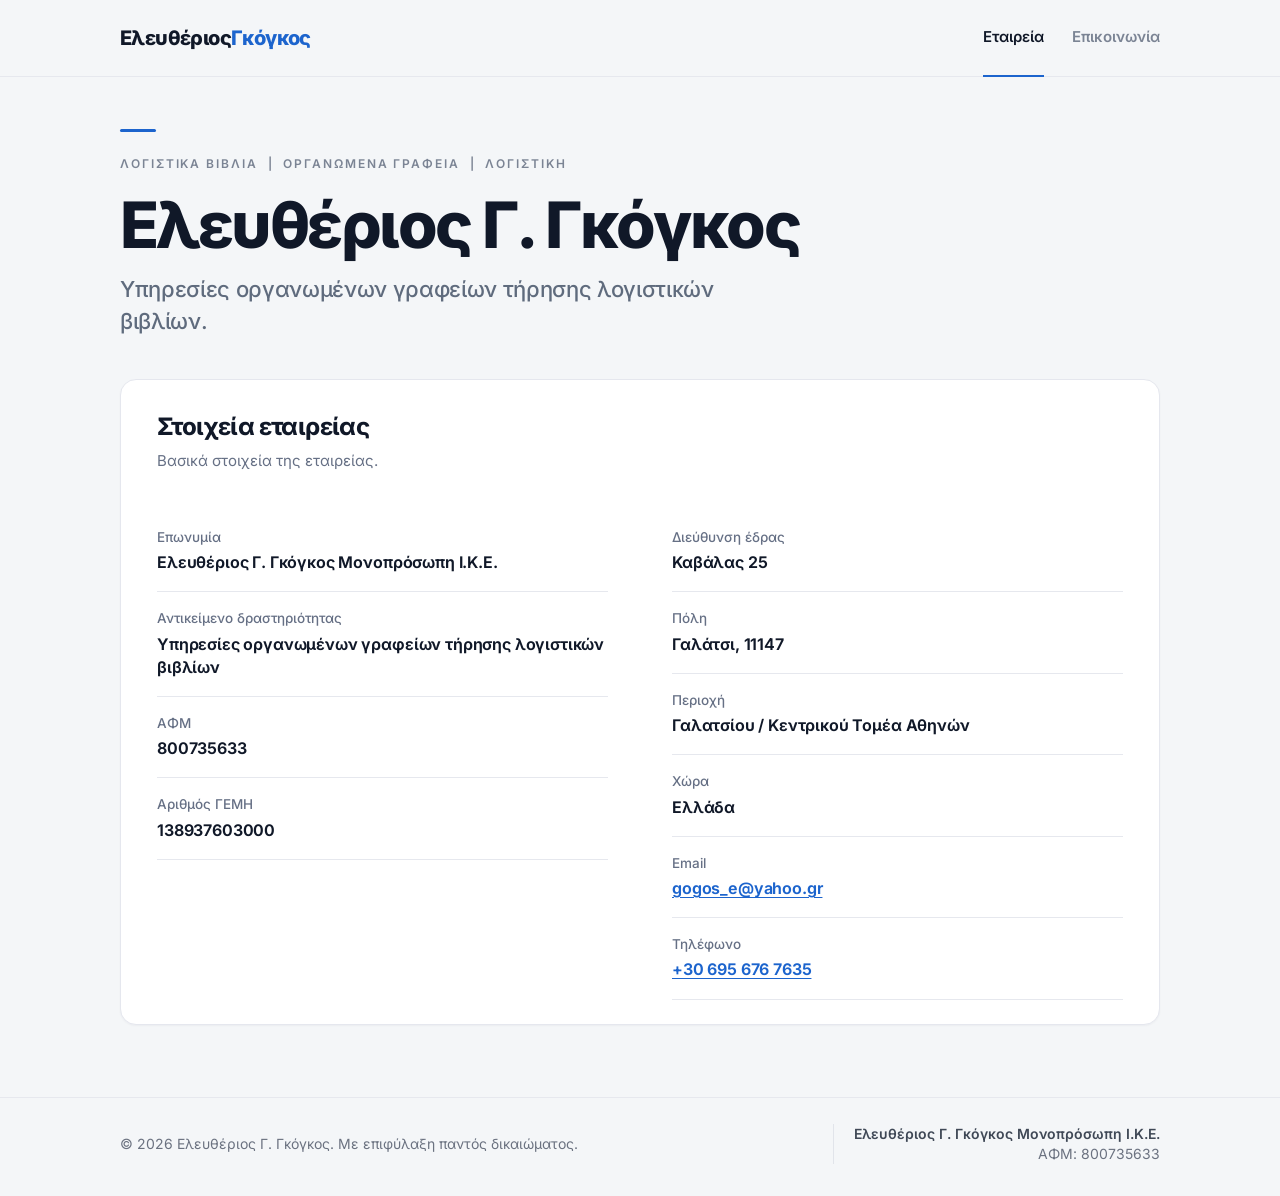
<file: index.html>
<!DOCTYPE html>
<html lang="el">
  <head>
    <meta charset="utf-8" />
    <meta name="viewport" content="width=device-width, initial-scale=1" />
    <title>Ελευθέριος Γ. Γκόγκος | Μονοπρόσωπη Ι.Κ.Ε.</title>
    <meta
      name="description"
      content="Ελευθέριος Γ. Γκόγκος Μονοπρόσωπη Ι.Κ.Ε. Υπηρεσίες οργανωμένων γραφείων τήρησης λογιστικών βιβλίων. Καβάλας 25, Γαλάτσι."
    />
    <meta name="theme-color" content="#f4f6f8" />
    <link rel="icon" href="/favicon.svg" type="image/svg+xml" />
    <link rel="stylesheet" href="/styles.css" />
    <script type="application/ld+json">
      {
        "@context": "https://schema.org",
        "@type": "AccountingService",
        "name": "Ελευθέριος Γ. Γκόγκος Μονοπρόσωπη Ι.Κ.Ε.",
        "description": "Υπηρεσίες οργανωμένων γραφείων τήρησης λογιστικών βιβλίων",
        "email": "gogos_e@yahoo.gr",
        "telephone": "+306956767635",
        "taxID": "800735633",
        "address": {
          "@type": "PostalAddress",
          "streetAddress": "Καβάλας 25",
          "addressLocality": "Γαλάτσι",
          "postalCode": "11147",
          "addressRegion": "Κεντρικός Τομέας Αθηνών",
          "addressCountry": "GR"
        },
        "identifier": [
          {
            "@type": "PropertyValue",
            "name": "ΑΦΜ",
            "value": "800735633"
          },
          {
            "@type": "PropertyValue",
            "name": "ΓΕΜΗ",
            "value": "138937603000"
          }
        ]
      }
    </script>
  </head>
  <body>
    <a class="skip" href="#content">Μετάβαση στο περιεχόμενο</a>
    <header class="site-header">
      <div class="container header-inner">
        <a class="logo" href="/">Ελευθέριος <span>Γκόγκος</span></a>
        <nav class="nav" aria-label="Κύρια">
          <a href="/" aria-current="page">Εταιρεία</a>
          <a href="/contact">Επικοινωνία</a>
        </nav>
      </div>
    </header>
    <main id="content">
      <div class="container">
        <div class="accent-bar" aria-hidden="true"></div>
        <p class="kicker">Λογιστικά βιβλία &nbsp;|&nbsp; Οργανωμένα γραφεία &nbsp;|&nbsp; Λογιστική</p>
        <h1>Ελευθέριος Γ. Γκόγκος</h1>
        <p class="lede">Υπηρεσίες οργανωμένων γραφείων τήρησης λογιστικών βιβλίων.</p>

        <section class="card" aria-labelledby="company-heading">
          <h2 id="company-heading">Στοιχεία εταιρείας</h2>
          <p class="card-intro">Βασικά στοιχεία της εταιρείας.</p>
          <div class="info-grid">
            <dl>
              <div class="info-item">
                <dt>Επωνυμία</dt>
                <dd>Ελευθέριος Γ. Γκόγκος Μονοπρόσωπη Ι.Κ.Ε.</dd>
              </div>
              <div class="info-item">
                <dt>Αντικείμενο δραστηριότητας</dt>
                <dd>Υπηρεσίες οργανωμένων γραφείων τήρησης λογιστικών βιβλίων</dd>
              </div>
              <div class="info-item">
                <dt>ΑΦΜ</dt>
                <dd>800735633</dd>
              </div>
              <div class="info-item">
                <dt>Αριθμός ΓΕΜΗ</dt>
                <dd>138937603000</dd>
              </div>
            </dl>
            <dl>
              <div class="info-item">
                <dt>Διεύθυνση έδρας</dt>
                <dd>Καβάλας 25</dd>
              </div>
              <div class="info-item">
                <dt>Πόλη</dt>
                <dd>Γαλάτσι, 11147</dd>
              </div>
              <div class="info-item">
                <dt>Περιοχή</dt>
                <dd>Γαλατσίου / Κεντρικού Τομέα Αθηνών</dd>
              </div>
              <div class="info-item">
                <dt>Χώρα</dt>
                <dd>Ελλάδα</dd>
              </div>
              <div class="info-item">
                <dt>Email</dt>
                <dd><a href="mailto:gogos_e@yahoo.gr">gogos_e@yahoo.gr</a></dd>
              </div>
              <div class="info-item">
                <dt>Τηλέφωνο</dt>
                <dd><a href="tel:+306956767635">+30 695 676 7635</a></dd>
              </div>
            </dl>
          </div>
        </section>
      </div>
    </main>
    <footer class="site-footer">
      <div class="container footer-inner">
        <p class="footer-copy">© 2026 Ελευθέριος Γ. Γκόγκος. Με επιφύλαξη παντός δικαιώματος.</p>
        <div class="footer-meta">
          <p>
            <strong>Ελευθέριος Γ. Γκόγκος Μονοπρόσωπη Ι.Κ.Ε.</strong>
            ΑΦΜ: 800735633
          </p>
        </div>
      </div>
    </footer>
  </body>
</html>
</file>
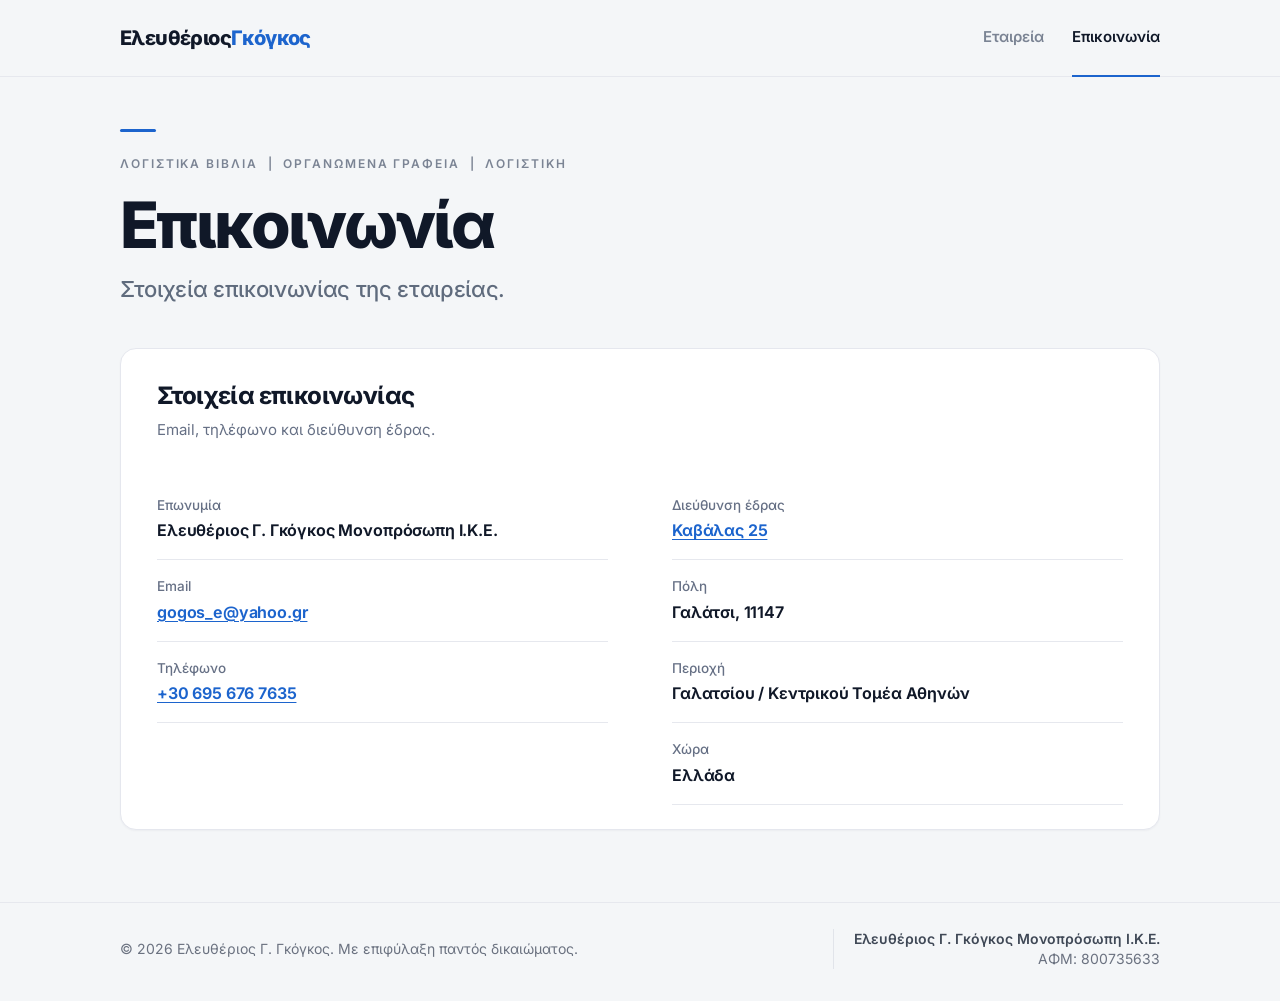
<file: contact/index.html>
<!DOCTYPE html>
<html lang="el">
  <head>
    <meta charset="utf-8" />
    <meta name="viewport" content="width=device-width, initial-scale=1" />
    <title>Επικοινωνία | Ελευθέριος Γ. Γκόγκος</title>
    <meta
      name="description"
      content="Επικοινωνία με την Ελευθέριος Γ. Γκόγκος Μονοπρόσωπη Ι.Κ.Ε. Email gogos_e@yahoo.gr, τηλέφωνο 6956767635, Καβάλας 25, Γαλάτσι."
    />
    <meta name="theme-color" content="#f4f6f8" />
    <link rel="icon" href="/favicon.svg" type="image/svg+xml" />
    <link rel="stylesheet" href="/styles.css" />
  </head>
  <body>
    <a class="skip" href="#content">Μετάβαση στο περιεχόμενο</a>
    <header class="site-header">
      <div class="container header-inner">
        <a class="logo" href="/">Ελευθέριος <span>Γκόγκος</span></a>
        <nav class="nav" aria-label="Κύρια">
          <a href="/">Εταιρεία</a>
          <a href="/contact" aria-current="page">Επικοινωνία</a>
        </nav>
      </div>
    </header>
    <main id="content">
      <div class="container">
        <div class="accent-bar" aria-hidden="true"></div>
        <p class="kicker">Λογιστικά βιβλία &nbsp;|&nbsp; Οργανωμένα γραφεία &nbsp;|&nbsp; Λογιστική</p>
        <h1>Επικοινωνία</h1>
        <p class="lede">Στοιχεία επικοινωνίας της εταιρείας.</p>

        <section class="card" aria-labelledby="contact-heading">
          <h2 id="contact-heading">Στοιχεία επικοινωνίας</h2>
          <p class="card-intro">Email, τηλέφωνο και διεύθυνση έδρας.</p>
          <div class="info-grid">
            <dl>
              <div class="info-item">
                <dt>Επωνυμία</dt>
                <dd>Ελευθέριος Γ. Γκόγκος Μονοπρόσωπη Ι.Κ.Ε.</dd>
              </div>
              <div class="info-item">
                <dt>Email</dt>
                <dd><a href="mailto:gogos_e@yahoo.gr">gogos_e@yahoo.gr</a></dd>
              </div>
              <div class="info-item">
                <dt>Τηλέφωνο</dt>
                <dd><a href="tel:+306956767635">+30 695 676 7635</a></dd>
              </div>
            </dl>
            <dl>
              <div class="info-item">
                <dt>Διεύθυνση έδρας</dt>
                <dd>
                  <a
                    href="https://www.google.com/maps/search/?api=1&amp;query=%CE%9A%CE%B1%CE%B2%CE%AC%CE%BB%CE%B1%CF%82%2025%2C%20%CE%93%CE%B1%CE%BB%CE%AC%CF%84%CF%83%CE%B9%2011147"
                    >Καβάλας 25</a
                  >
                </dd>
              </div>
              <div class="info-item">
                <dt>Πόλη</dt>
                <dd>Γαλάτσι, 11147</dd>
              </div>
              <div class="info-item">
                <dt>Περιοχή</dt>
                <dd>Γαλατσίου / Κεντρικού Τομέα Αθηνών</dd>
              </div>
              <div class="info-item">
                <dt>Χώρα</dt>
                <dd>Ελλάδα</dd>
              </div>
            </dl>
          </div>
        </section>
      </div>
    </main>
    <footer class="site-footer">
      <div class="container footer-inner">
        <p class="footer-copy">© 2026 Ελευθέριος Γ. Γκόγκος. Με επιφύλαξη παντός δικαιώματος.</p>
        <div class="footer-meta">
          <p>
            <strong>Ελευθέριος Γ. Γκόγκος Μονοπρόσωπη Ι.Κ.Ε.</strong>
            ΑΦΜ: 800735633
          </p>
        </div>
      </div>
    </footer>
  </body>
</html>
</file>
<file: styles.css>
@font-face {
  font-family: Inter;
  font-style: normal;
  font-weight: 100 900;
  font-display: swap;
  src: url("/fonts/inter-latin.woff2") format("woff2");
  unicode-range: U+0000-00FF, U+0131, U+0152-0153, U+02BB-02BC, U+02C6, U+02DA, U+02DC, U+0304, U+0308, U+0329, U+2000-206F, U+20AC, U+2122, U+2191, U+2193, U+2212, U+2215, U+FEFF, U+FFFD;
}

@font-face {
  font-family: Inter;
  font-style: normal;
  font-weight: 100 900;
  font-display: swap;
  src: url("/fonts/inter-greek.woff2") format("woff2");
  unicode-range: U+0370-0377, U+037A-037F, U+0384-038A, U+038C, U+038E-03A1, U+03A3-03FF;
}

:root {
  --bg: #f4f6f8;
  --ink: #101828;
  --muted: #667085;
  --label: #667085;
  --line: #e6e8ee;
  --accent: #1c64cd;
  --card: #ffffff;
  --max: 1040px;
}

* {
  box-sizing: border-box;
}

html {
  scroll-behavior: smooth;
}

body {
  margin: 0;
  min-height: 100vh;
  display: flex;
  flex-direction: column;
  background: var(--bg);
  color: var(--ink);
  font-family: Inter, "Segoe UI", Roboto, "Helvetica Neue", Arial, sans-serif;
  font-size: 16px;
  line-height: 1.5;
  text-rendering: optimizeLegibility;
}

::selection {
  background: #d6e4fa;
  color: var(--ink);
}

a {
  color: var(--accent);
}

.skip {
  position: absolute;
  left: 16px;
  top: -48px;
  z-index: 20;
  padding: 8px 12px;
  border-radius: 8px;
  background: var(--ink);
  color: #fff;
  text-decoration: none;
}

.skip:focus {
  top: 12px;
}

.container {
  width: min(var(--max), calc(100% - 48px));
  margin-inline: auto;
}

.site-header {
  background: var(--bg);
  border-bottom: 1px solid var(--line);
}

.header-inner {
  display: flex;
  align-items: stretch;
  justify-content: space-between;
  gap: 24px;
  min-height: 76px;
}

.logo {
  display: flex;
  align-items: center;
  color: var(--ink);
  font-size: 20px;
  font-weight: 800;
  letter-spacing: -0.03em;
  text-decoration: none;
  line-height: 1.2;
}

.logo span {
  color: var(--accent);
}

.nav {
  display: flex;
  align-items: stretch;
  gap: 28px;
}

.nav a {
  display: flex;
  align-items: center;
  color: #7b8494;
  font-size: 15px;
  font-weight: 600;
  text-decoration: none;
  border-bottom: 2px solid transparent;
  margin-bottom: -1px;
}

.nav a:hover {
  color: var(--ink);
}

.nav a[aria-current="page"] {
  color: var(--ink);
  border-bottom-color: var(--accent);
}

.nav a:focus-visible,
.logo:focus-visible,
.info-item a:focus-visible,
.text-link:focus-visible {
  outline: 2px solid var(--accent);
  outline-offset: 3px;
  border-radius: 2px;
}

main {
  flex: 1;
  padding: 52px 0 72px;
}

.accent-bar {
  width: 36px;
  height: 3px;
  margin: 0 0 22px;
  border-radius: 999px;
  background: var(--accent);
}

.kicker {
  margin: 0 0 18px;
  color: #7b8494;
  font-size: 12px;
  font-weight: 600;
  letter-spacing: 0.16em;
  line-height: 1.7;
  text-transform: uppercase;
}

h1 {
  margin: 0;
  color: var(--ink);
  font-size: clamp(42px, 5.6vw, 64px);
  font-weight: 800;
  letter-spacing: -0.04em;
  line-height: 1.02;
}

.lede {
  margin: 16px 0 0;
  max-width: 38rem;
  color: #5f6b7d;
  font-size: clamp(18px, 2.1vw, 22px);
  font-weight: 500;
  letter-spacing: -0.015em;
  line-height: 1.45;
}

.card {
  margin-top: 42px;
  padding: 32px 36px 8px;
  border: 1px solid #e5e7ee;
  border-radius: 16px;
  background: var(--card);
  box-shadow: 0 1px 2px rgba(16, 24, 40, 0.04);
}

.card h2 {
  margin: 0;
  font-size: 24px;
  font-weight: 750;
  letter-spacing: -0.025em;
  line-height: 1.25;
}

.card-intro {
  margin: 8px 0 0;
  color: var(--muted);
  font-size: 15px;
}

.info-grid {
  display: grid;
  grid-template-columns: 1fr 1fr;
  column-gap: 64px;
  margin-top: 22px;
}

.info-item {
  padding: 16px 0 17px;
  border-bottom: 1px solid var(--line);
}

.info-item dt {
  margin: 0 0 4px;
  color: var(--label);
  font-size: 13.5px;
  font-weight: 500;
}

.info-item dd {
  margin: 0;
  color: var(--ink);
  font-size: 16px;
  font-weight: 650;
  letter-spacing: -0.01em;
  line-height: 1.45;
  overflow-wrap: anywhere;
}

.info-item a {
  font-weight: 650;
  text-underline-offset: 3px;
}

.info-item a:hover {
  color: #154ea3;
}

.site-footer {
  border-top: 1px solid var(--line);
  padding: 26px 0 32px;
}

.footer-inner {
  display: flex;
  align-items: center;
  justify-content: space-between;
  gap: 24px;
}

.footer-copy,
.footer-meta p {
  margin: 0;
  color: #6b7280;
  font-size: 14px;
  line-height: 1.45;
}

.footer-meta {
  display: flex;
  align-items: center;
  gap: 20px;
  text-align: right;
}

.footer-meta::before {
  content: "";
  width: 1px;
  align-self: stretch;
  background: #e1e4ea;
}

.footer-meta strong {
  display: block;
  color: #3f4856;
  font-weight: 600;
}

@media (max-width: 800px) {
  .container {
    width: min(var(--max), calc(100% - 32px));
  }

  .info-grid {
    grid-template-columns: 1fr;
    column-gap: 0;
  }

  .card {
    padding: 24px 20px 8px;
  }

  .footer-inner {
    align-items: flex-start;
    flex-direction: column;
  }

  .footer-meta {
    padding-top: 16px;
    border-top: 1px solid var(--line);
    text-align: left;
  }

  .footer-meta::before {
    display: none;
  }

  main {
    padding: 36px 0 48px;
  }
}

@media (max-width: 560px) {
  .header-inner {
    min-height: 64px;
    gap: 12px;
  }

  .logo {
    font-size: 17px;
  }

  .nav {
    gap: 16px;
  }

  .nav a {
    font-size: 14px;
  }

}

@media print {
  .skip,
  .nav {
    display: none;
  }

  body,
  .site-header {
    background: #fff;
  }

  .card {
    box-shadow: none;
  }

  a {
    text-decoration: none;
  }
}
</file>
